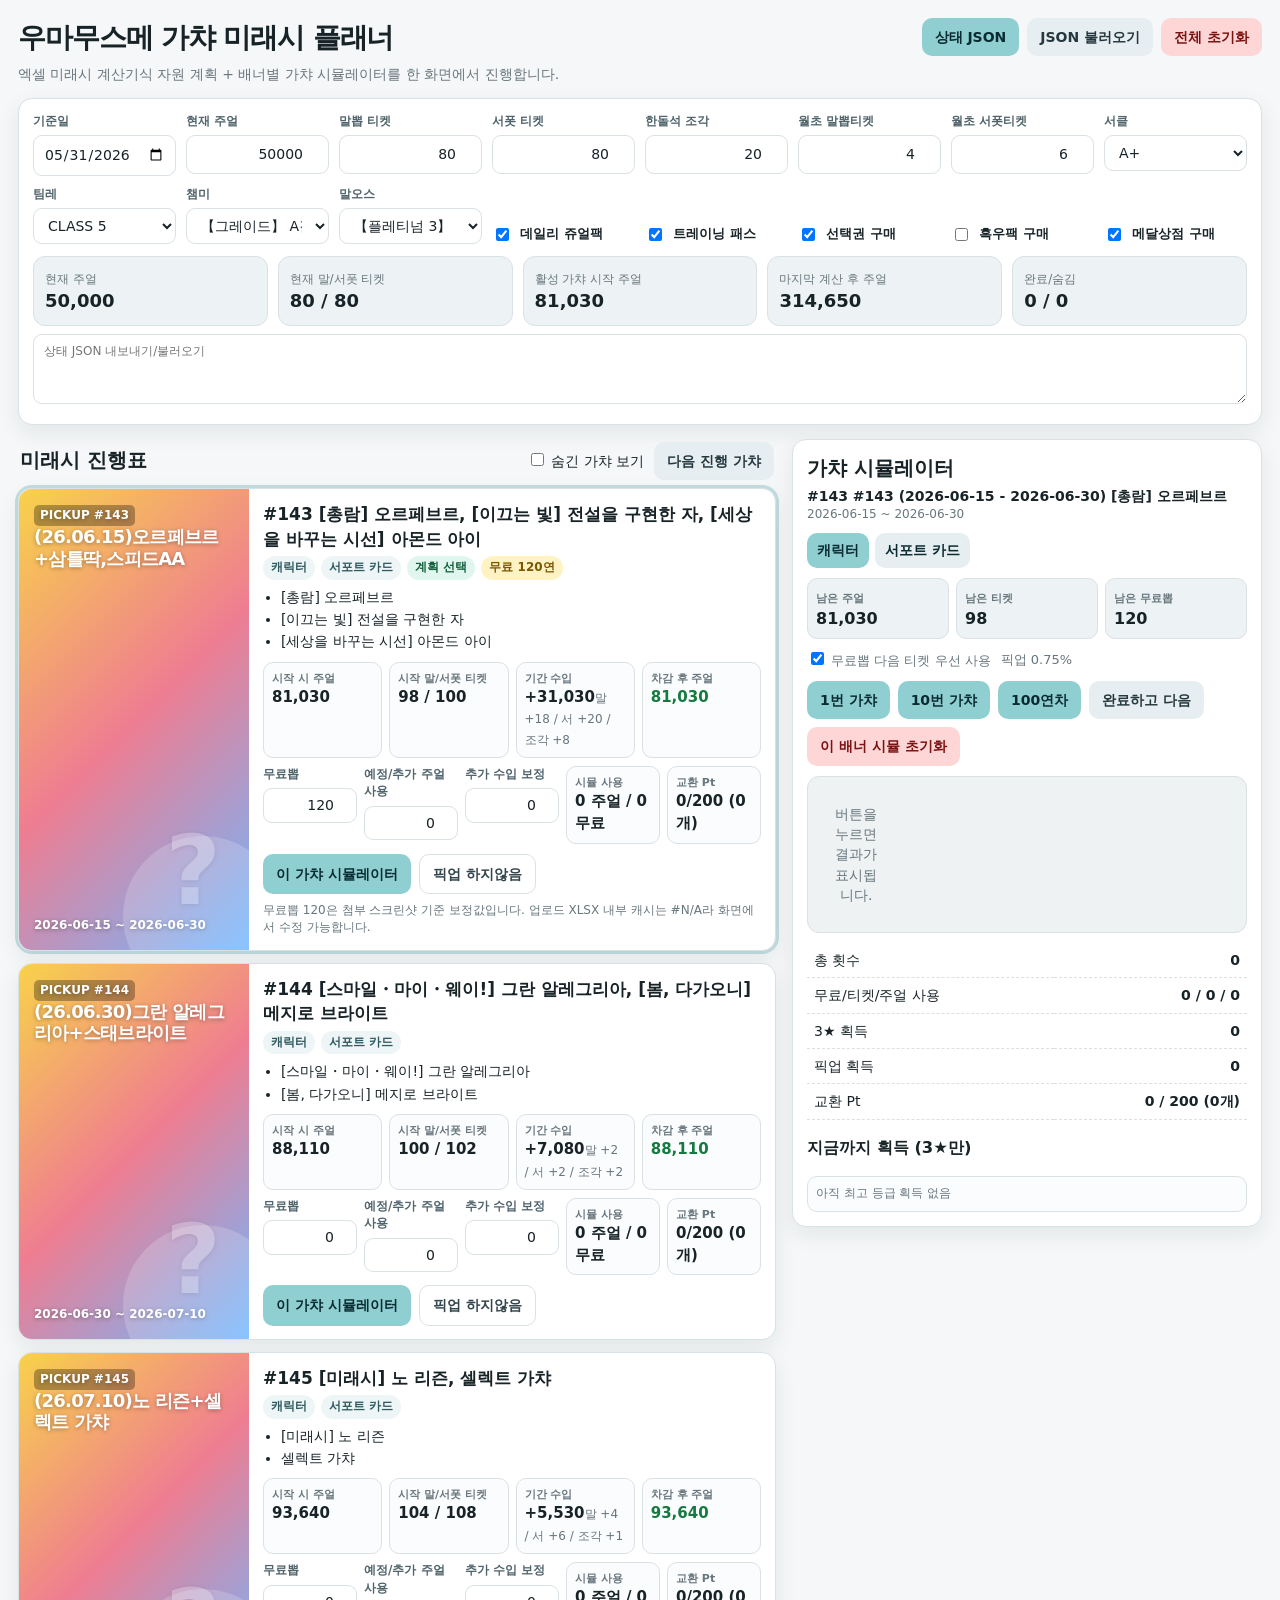
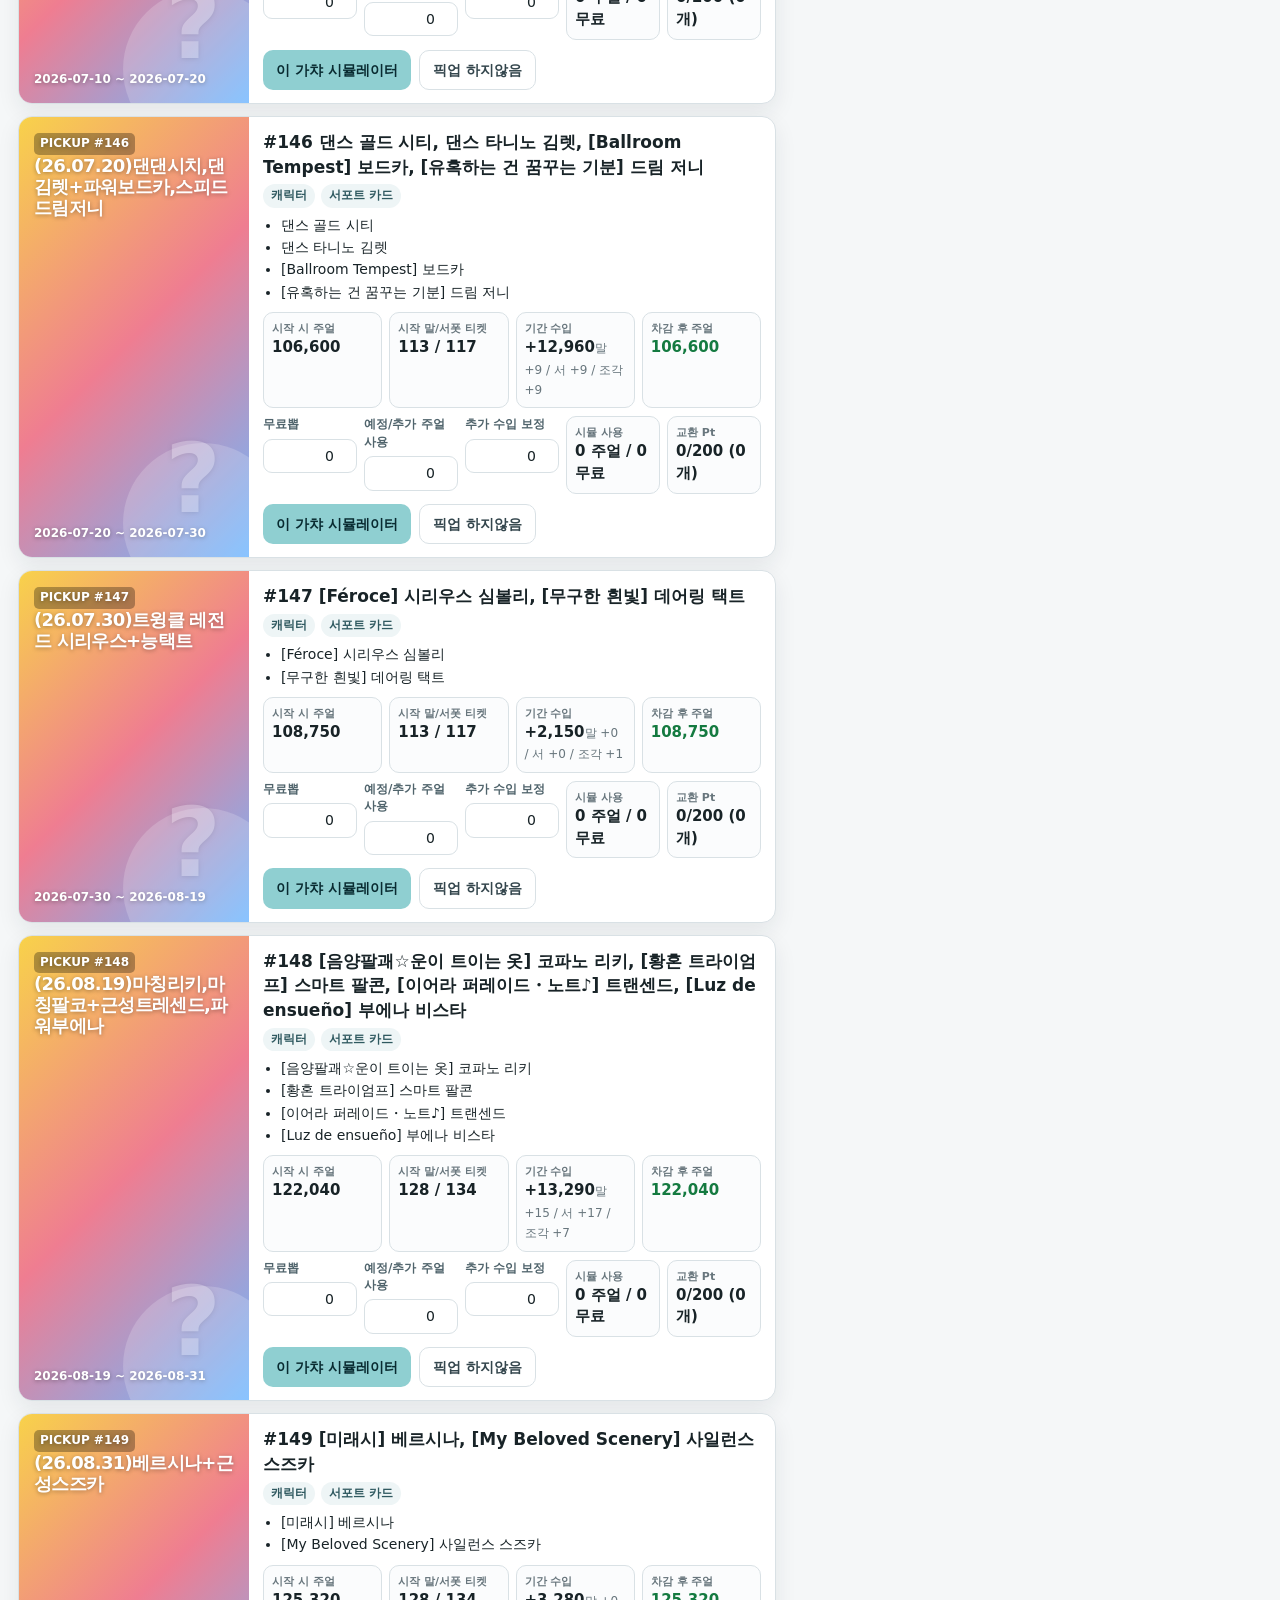
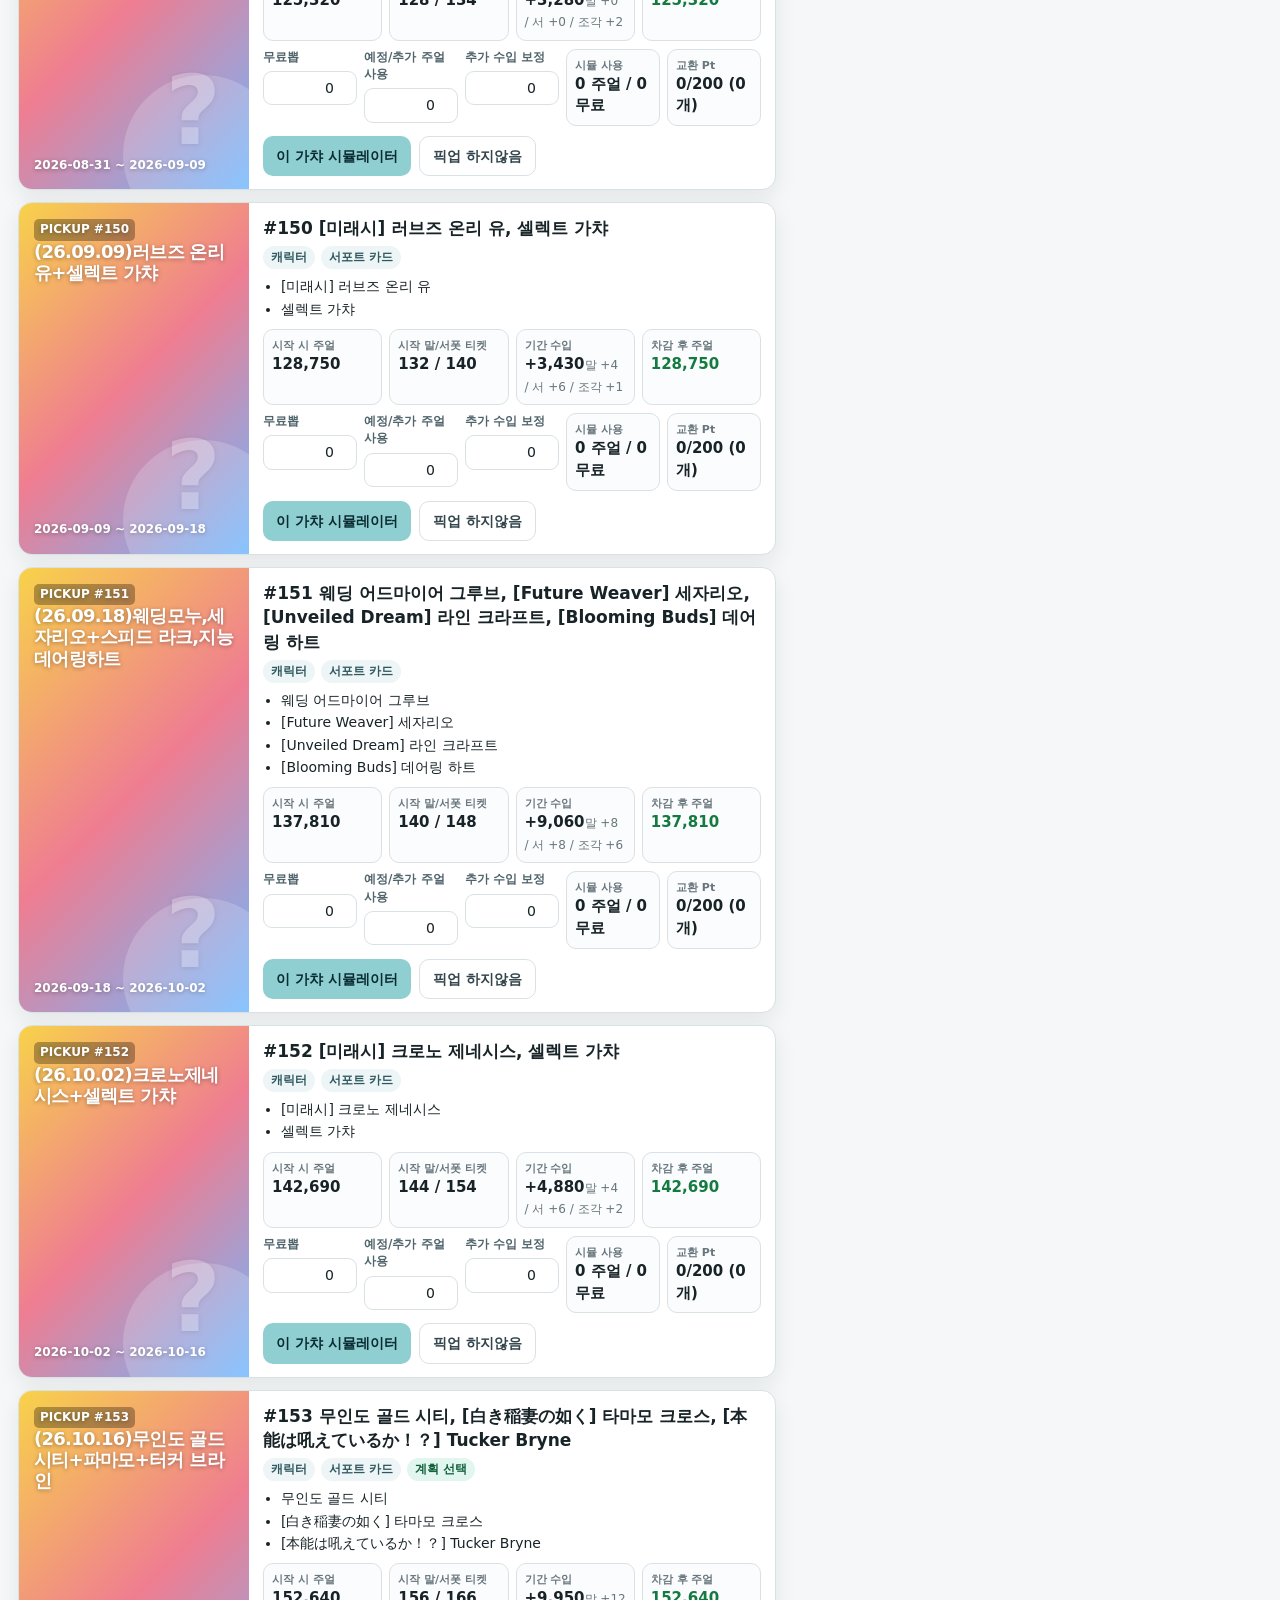
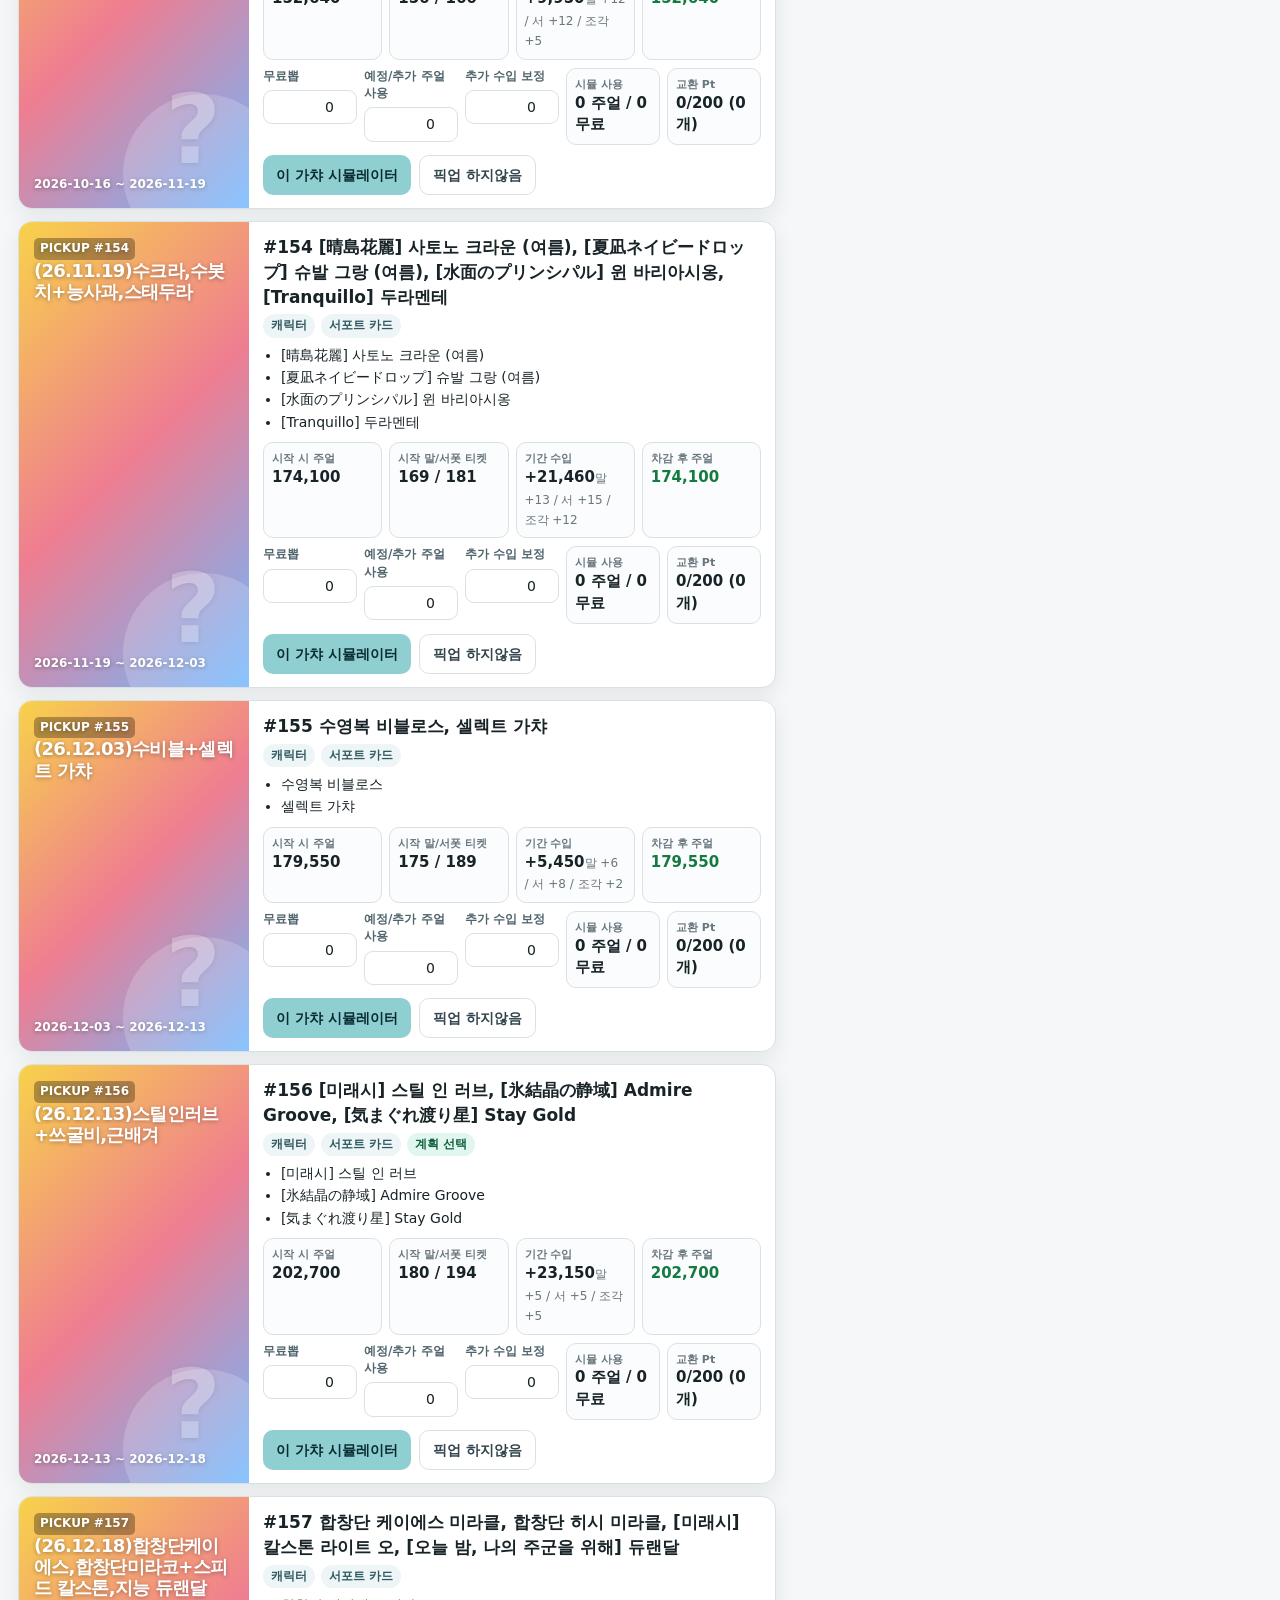
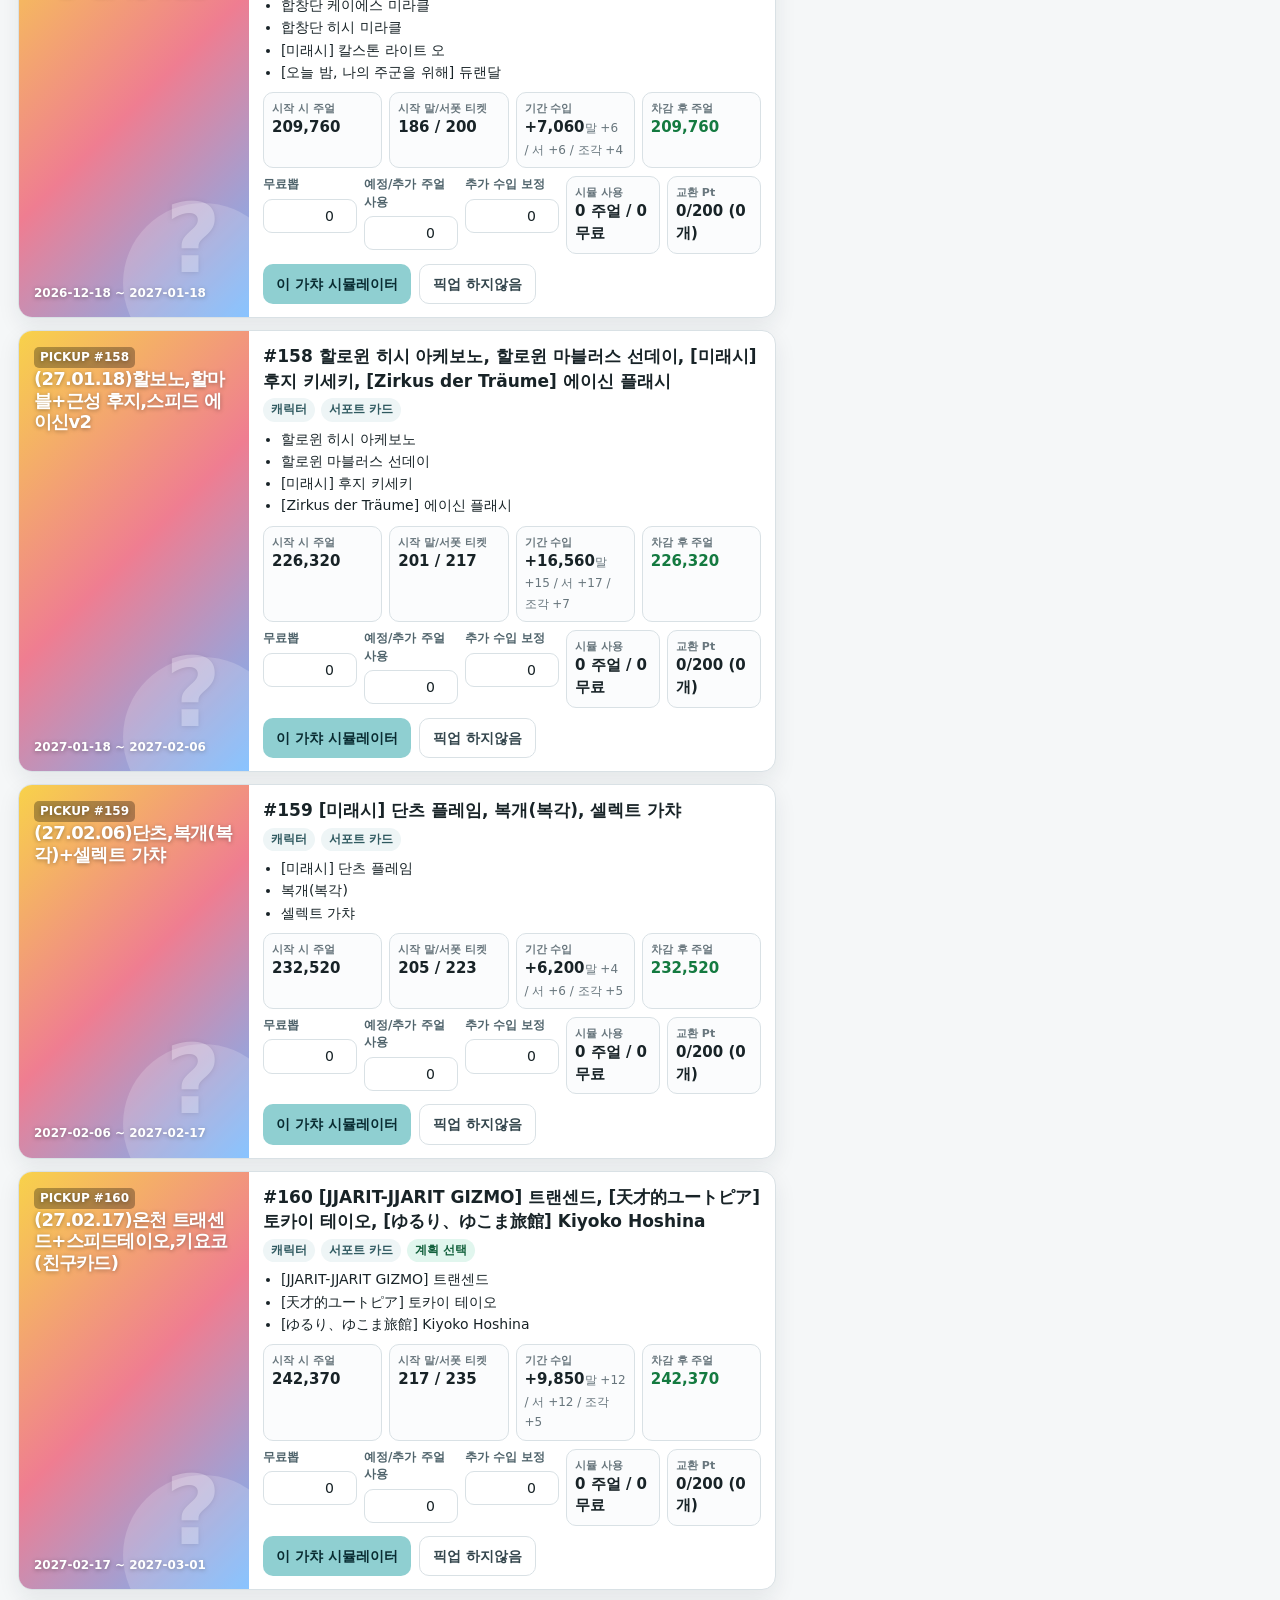
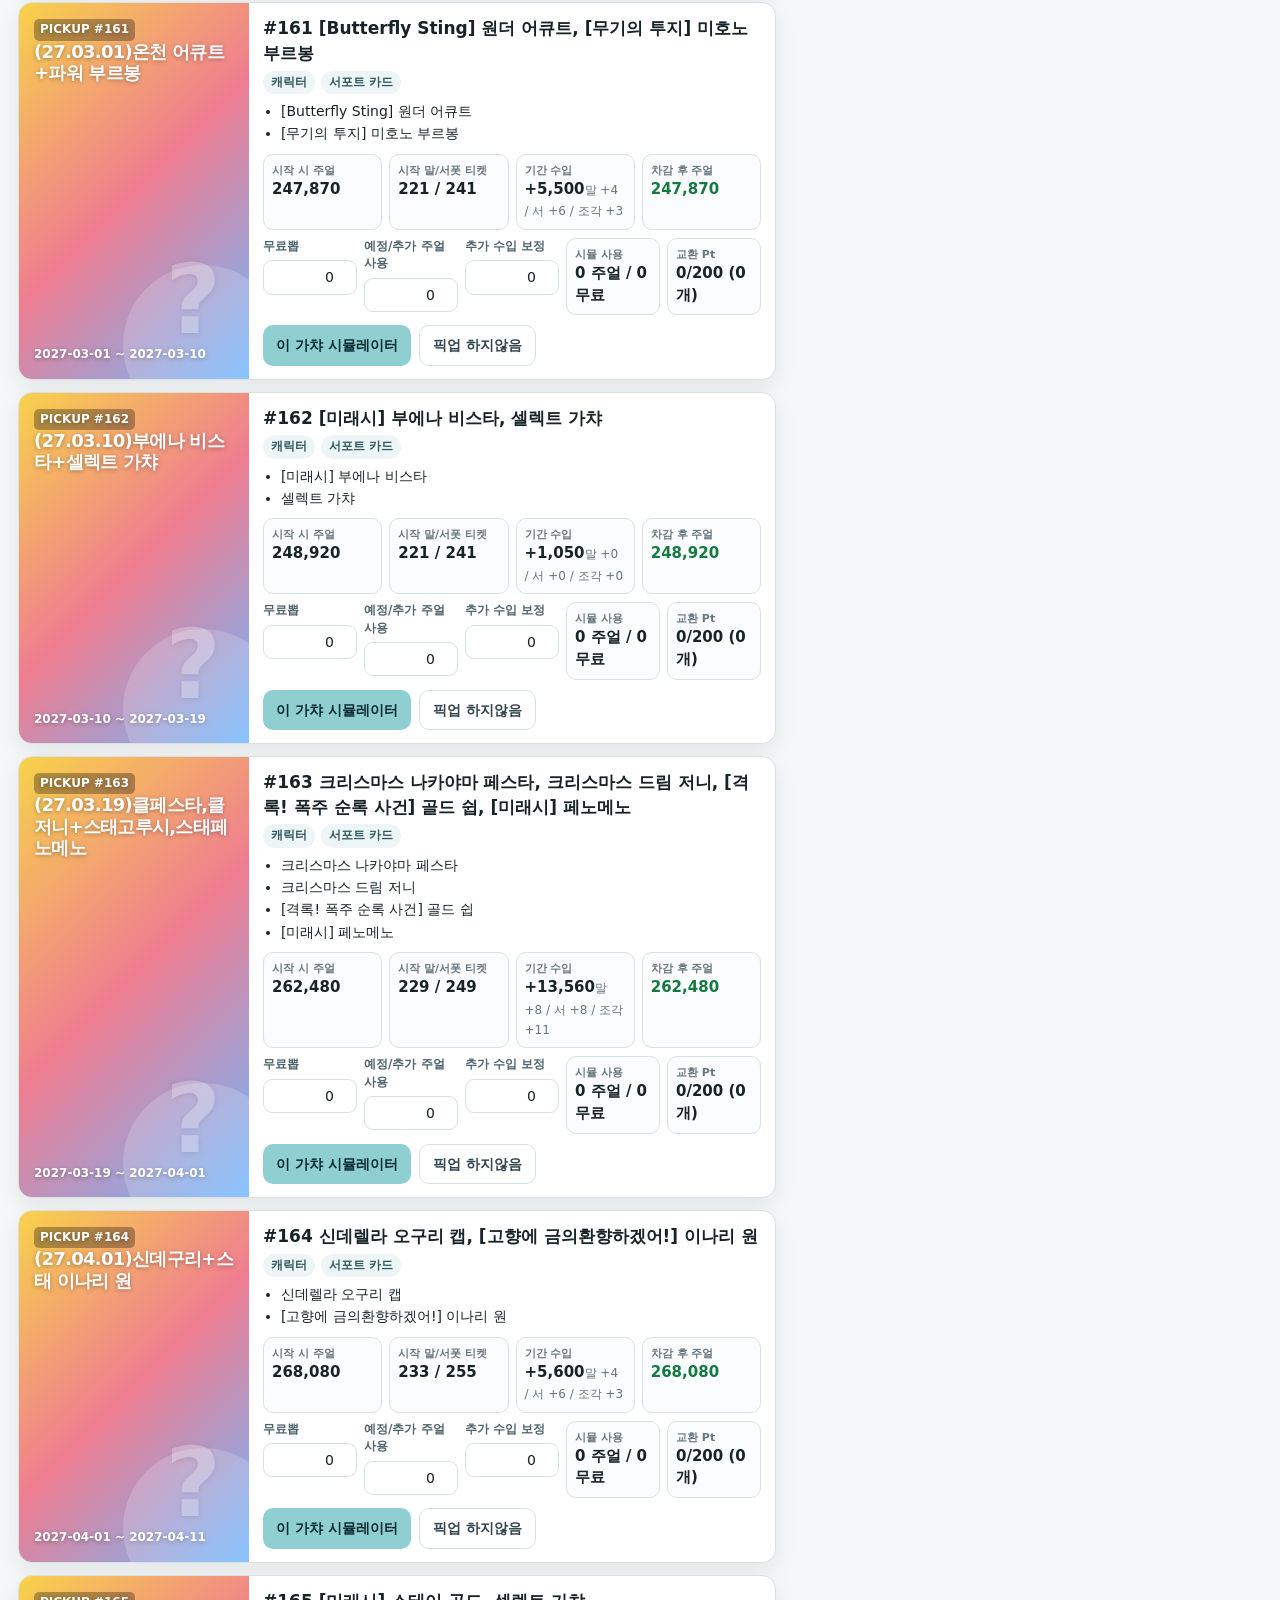
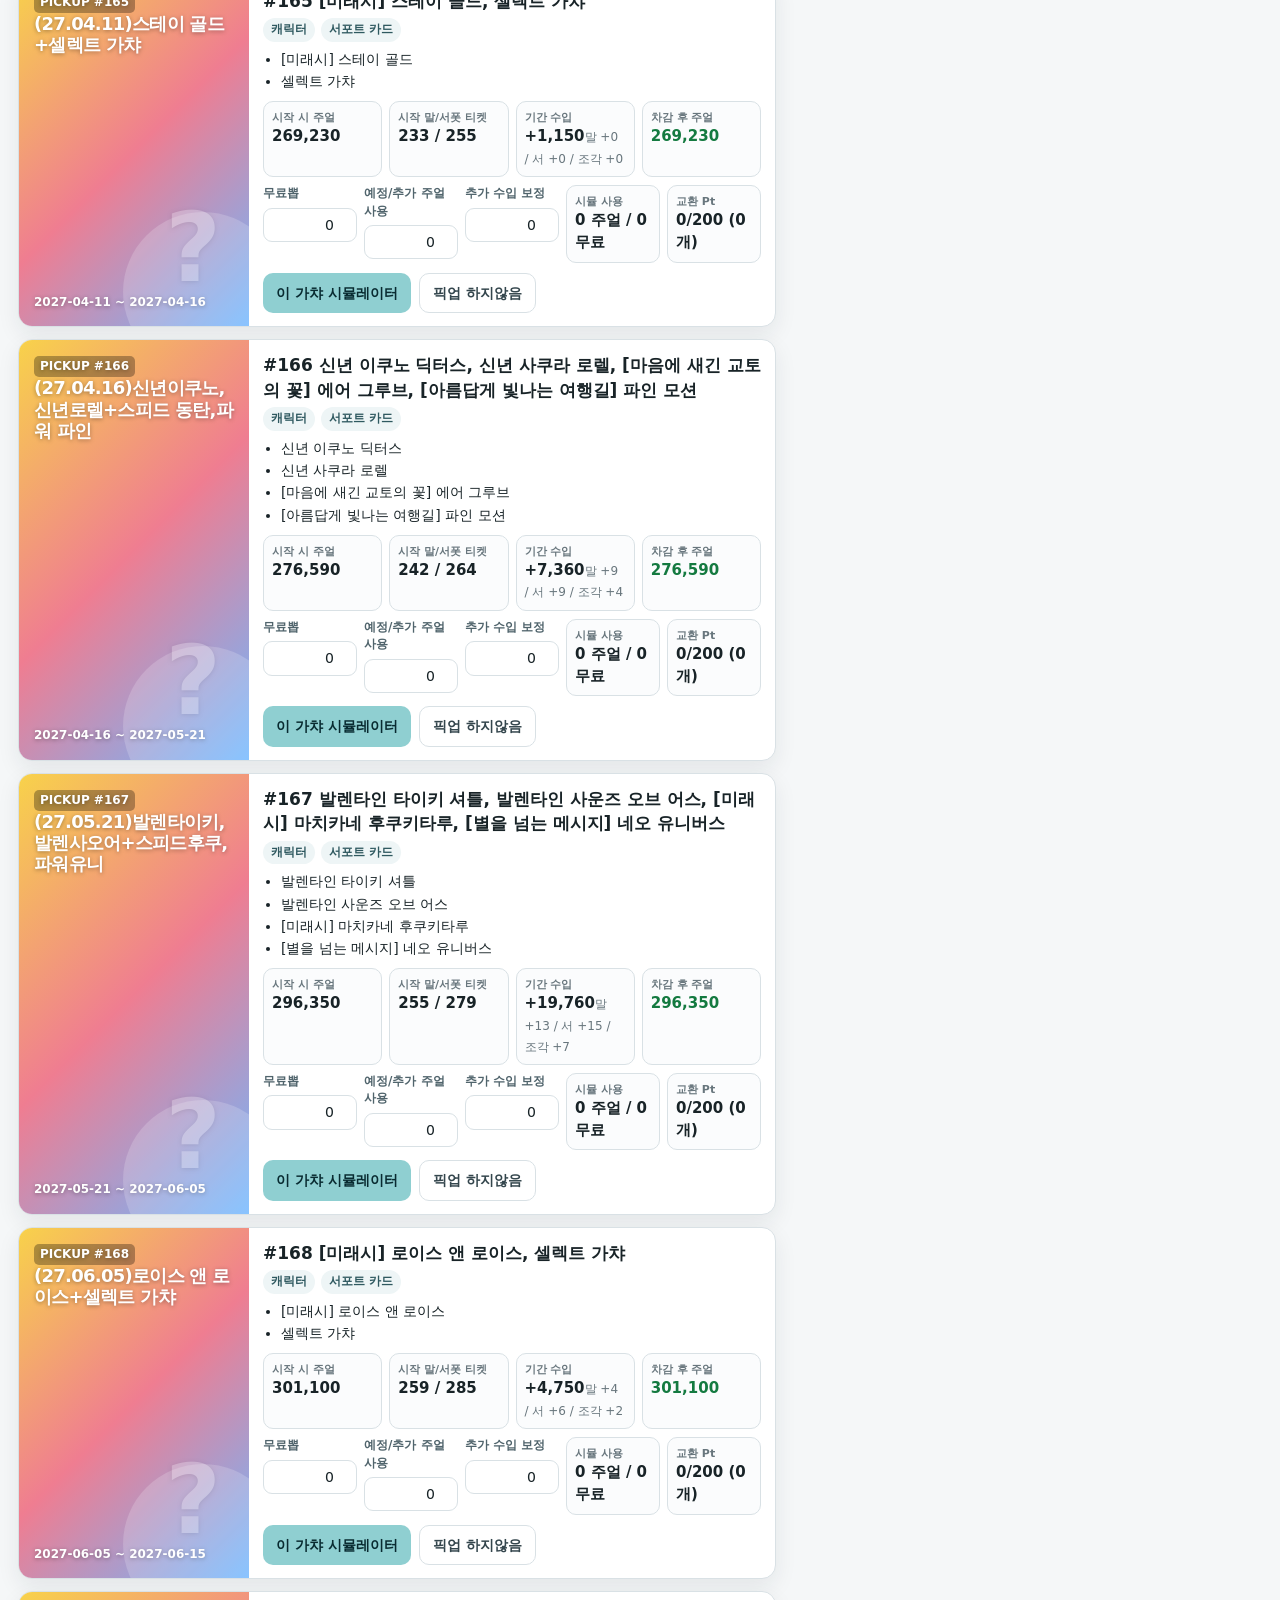
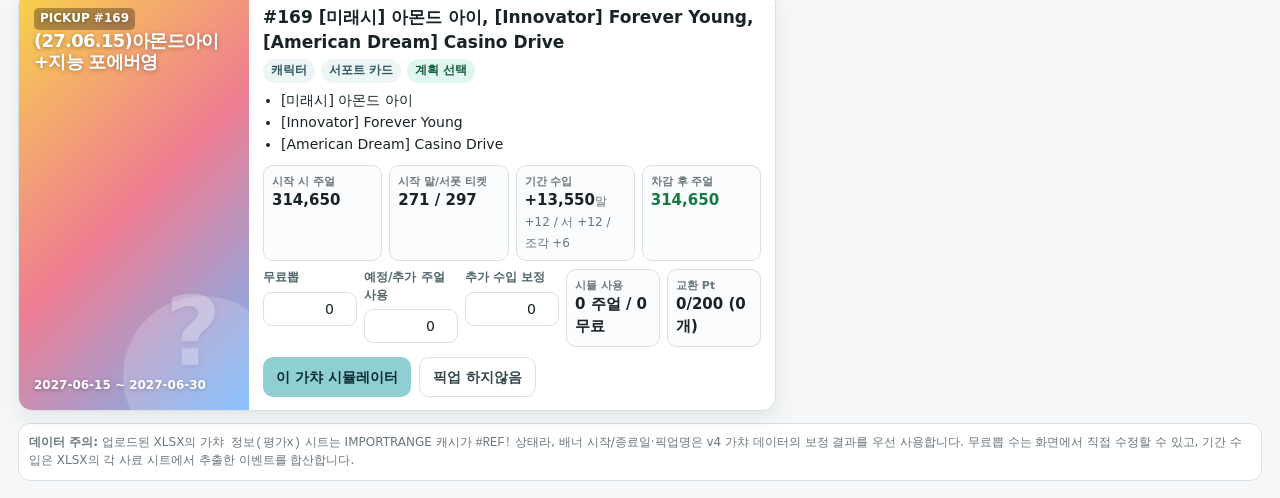
<file: index.html>
<!doctype html>
<html lang="ko">
<head>
  <meta charset="utf-8">
  <meta name="viewport" content="width=device-width, initial-scale=1">
  <title>우마무스메 가챠 미래시 플래너 v1.2</title>
  <link rel="stylesheet" href="assets/css/gacha-planner.css">
</head>
<body>
  <div id="app"></div>
  <script src="assets/data/gacha-data.js"></script>
  <script src="assets/data/planner-data.js"></script>
  <script src="assets/js/gacha-planner.js"></script>
  <script>UmaGachaPlanner.mount('#app');</script>
</body>
</html>
</file>
<file: assets/css/gacha-planner.css>
:root{
  --bg:#f5f7f8; --panel:#ffffff; --soft:#edf3f4; --line:#d9e1e5; --ink:#182327; --muted:#68767d;
  --accent:#8fcfd1; --accent2:#5fa9ac; --warn:#fff3cd; --danger:#ffe1e1; --ok:#dff7e9; --gold:#f8d24a;
  --shadow: 0 8px 22px rgba(26,42,48,.08); --radius:14px;
}
*{box-sizing:border-box}
body{margin:0;background:var(--bg);color:var(--ink);font-family:system-ui,-apple-system,BlinkMacSystemFont,"Segoe UI",sans-serif;font-size:14px;line-height:1.45}
button,input,select,textarea{font:inherit}
button{cursor:pointer;border:0;border-radius:10px;background:var(--accent);color:#092b31;padding:9px 13px;font-weight:700}
button:hover{filter:brightness(.96)}
button.secondary{background:#e6eef1;color:#26383f}
button.danger{background:#ffd6d6;color:#7a1212}
button.ghost{background:transparent;border:1px solid var(--line);color:#34464d}
button:disabled{opacity:.45;cursor:not-allowed}
input,select,textarea{border:1px solid var(--line);border-radius:9px;background:#fff;color:var(--ink);padding:8px 10px;min-width:0}
input[type="number"]{text-align:right}
.small{font-size:12px;color:var(--muted)}
.wrap{max-width:1500px;margin:0 auto;padding:18px}
.header{display:flex;gap:18px;justify-content:space-between;align-items:flex-start;margin-bottom:14px}
.header h1{margin:0 0 5px;font-size:28px;letter-spacing:-.04em}
.header p{margin:0;color:var(--muted)}
.header-actions{display:flex;gap:8px;flex-wrap:wrap;justify-content:flex-end}
.card{background:var(--panel);border:1px solid var(--line);border-radius:var(--radius);box-shadow:var(--shadow)}
.user-card{padding:14px;margin-bottom:14px}
.user-grid{display:grid;grid-template-columns:repeat(8,minmax(110px,1fr));gap:10px}
.field{display:flex;flex-direction:column;gap:5px;min-width:0}
.field label{font-size:12px;color:#50646c;font-weight:700}
.field.checkbox{justify-content:end;min-height:58px}.field.checkbox label{display:flex;gap:8px;align-items:center;font-size:13px;color:var(--ink)}
.kpi-row{display:grid;grid-template-columns:repeat(5,1fr);gap:10px;margin-top:12px}
.kpi{background:var(--soft);border:1px solid var(--line);border-radius:12px;padding:11px}.kpi b{display:block;font-size:18px}.kpi span{font-size:12px;color:var(--muted)}
.main{display:grid;grid-template-columns:minmax(620px,1fr) 470px;gap:16px;align-items:start}
.timeline{display:flex;flex-direction:column;gap:12px}.timeline-head{display:flex;justify-content:space-between;align-items:center;margin:3px 2px 8px}.timeline-head h2{margin:0;font-size:20px}.timeline-tools{display:flex;align-items:center;gap:10px;flex-wrap:wrap}
.gacha-card{display:grid;grid-template-columns:230px 1fr;gap:0;overflow:hidden;position:relative}.gacha-card.completed{opacity:.78}.gacha-card.active{outline:3px solid rgba(95,169,172,.35)}
.banner-art{min-height:170px;background:linear-gradient(135deg,#f8d24a,#ef7d91 50%,#6eb7ff);color:white;display:flex;flex-direction:column;justify-content:space-between;padding:15px;text-shadow:0 1px 4px rgba(0,0,0,.35);position:relative;overflow:hidden}
.banner-art:before{content:"";position:absolute;right:-34px;bottom:-46px;width:160px;height:160px;background:rgba(255,255,255,.18);border-radius:50%}.banner-art:after{content:"?";position:absolute;right:28px;bottom:8px;font-size:96px;font-weight:900;opacity:.25}
.pickup-no{font-size:12px;font-weight:900;background:rgba(0,0,0,.3);display:inline-block;width:max-content;padding:2px 6px;border-radius:5px}.pickup-title{font-size:18px;font-weight:900;line-height:1.18;letter-spacing:-.04em}.pickup-date{font-size:12px;font-weight:800}
.gacha-body{padding:13px 14px}.gacha-top{display:flex;gap:10px;justify-content:space-between;align-items:flex-start}.gacha-title{font-size:17px;font-weight:900;margin-bottom:5px}.badges{display:flex;gap:6px;flex-wrap:wrap}.badge{display:inline-flex;align-items:center;border-radius:999px;padding:3px 8px;background:#eef5f6;color:#2f5960;font-size:12px;font-weight:800}.badge.plan{background:#e1f6ee;color:#13613d}.badge.skip{background:#ffe7e7;color:#8c1818}.badge.free{background:#fff3c4;color:#7b5800}.badge.done{background:#e4e8ff;color:#30368c}
.pickups{margin:7px 0 10px;padding-left:18px}.pickups li{margin:2px 0}.pickups a{color:#0b5696;text-decoration:none;font-weight:700}.pickups a:hover{text-decoration:underline}
.info-grid{display:grid;grid-template-columns:repeat(4,1fr);gap:7px;margin:8px 0}.info{border:1px solid var(--line);background:#fbfcfd;border-radius:10px;padding:8px}.info label{display:block;font-size:11px;color:var(--muted);font-weight:800}.info b{font-size:15px}
.edit-grid{display:grid;grid-template-columns:repeat(5,1fr);gap:7px;margin:8px 0}.edit-grid .field input{padding:6px 7px}
.card-actions{display:flex;gap:8px;flex-wrap:wrap;margin-top:10px}.calc-note{margin-top:8px;color:var(--muted);font-size:12px}.negative{color:#c42626!important}.positive{color:#147a40!important}
.sim-panel{position:sticky;top:12px;padding:14px}.sim-header{display:flex;justify-content:space-between;gap:12px;align-items:flex-start;margin-bottom:10px}.sim-header h2{margin:0;font-size:20px}.sim-title{font-weight:900;margin-top:3px}.mode-tabs{display:flex;gap:6px;margin:8px 0}.mode-tabs button{padding:7px 10px;background:#e7eef1}.mode-tabs button.active{background:var(--accent)}
.resource-box{display:grid;grid-template-columns:repeat(3,1fr);gap:7px;margin:10px 0}.resource{background:var(--soft);border:1px solid var(--line);border-radius:10px;padding:8px}.resource span{font-size:11px;color:var(--muted);font-weight:800}.resource b{display:block;font-size:16px}.draw-actions{display:flex;gap:8px;flex-wrap:wrap;margin:10px 0}.draw-options{display:flex;gap:10px;align-items:center;flex-wrap:wrap;color:var(--muted);font-size:13px}.result-grid{display:grid;grid-template-columns:repeat(5,1fr);gap:7px;min-height:136px;background:#eef2f3;border:1px solid var(--line);border-radius:12px;padding:9px;margin:10px 0}.result-card{background:#fff;border:2px solid #aab8c1;border-radius:8px;min-height:58px;padding:6px;display:flex;flex-direction:column;justify-content:center;text-align:center;gap:3px}.result-card.top{border-color:#e6c13b;box-shadow:0 0 0 2px rgba(248,210,74,.3)}.result-card.pickup{background:#fff8d8}.result-card .rarity{font-size:11px;font-weight:900;color:#5d6870}.result-card .name{font-size:11px;line-height:1.18;word-break:keep-all}.stats-table{width:100%;border-collapse:collapse;margin-top:8px}.stats-table td{padding:7px;border-bottom:1px dashed var(--line)}.stats-table td:nth-child(2){text-align:right;font-weight:800}.owned{max-height:170px;overflow:auto;border:1px solid var(--line);border-radius:10px;background:#fbfcfd;padding:8px;margin-top:9px}.owned-item{display:flex;justify-content:space-between;gap:8px;padding:5px 0;border-bottom:1px solid #edf1f3}.owned-item:last-child{border-bottom:0}.json-box{width:100%;height:70px;margin-top:8px;font-size:12px}.empty{color:var(--muted);padding:18px;text-align:center}.footnote{margin-top:12px;background:#fff;border:1px solid var(--line);border-radius:12px;padding:10px;color:var(--muted);font-size:12px}
@media(max-width:1100px){.main{grid-template-columns:1fr}.sim-panel{position:static}.user-grid{grid-template-columns:repeat(4,1fr)}.kpi-row{grid-template-columns:repeat(2,1fr)}}
@media(max-width:720px){.wrap{padding:10px}.header{flex-direction:column}.user-grid,.info-grid,.edit-grid,.resource-box{grid-template-columns:repeat(2,1fr)}.gacha-card{grid-template-columns:1fr}.banner-art{min-height:120px}.result-grid{grid-template-columns:repeat(2,1fr)}}
</file>
